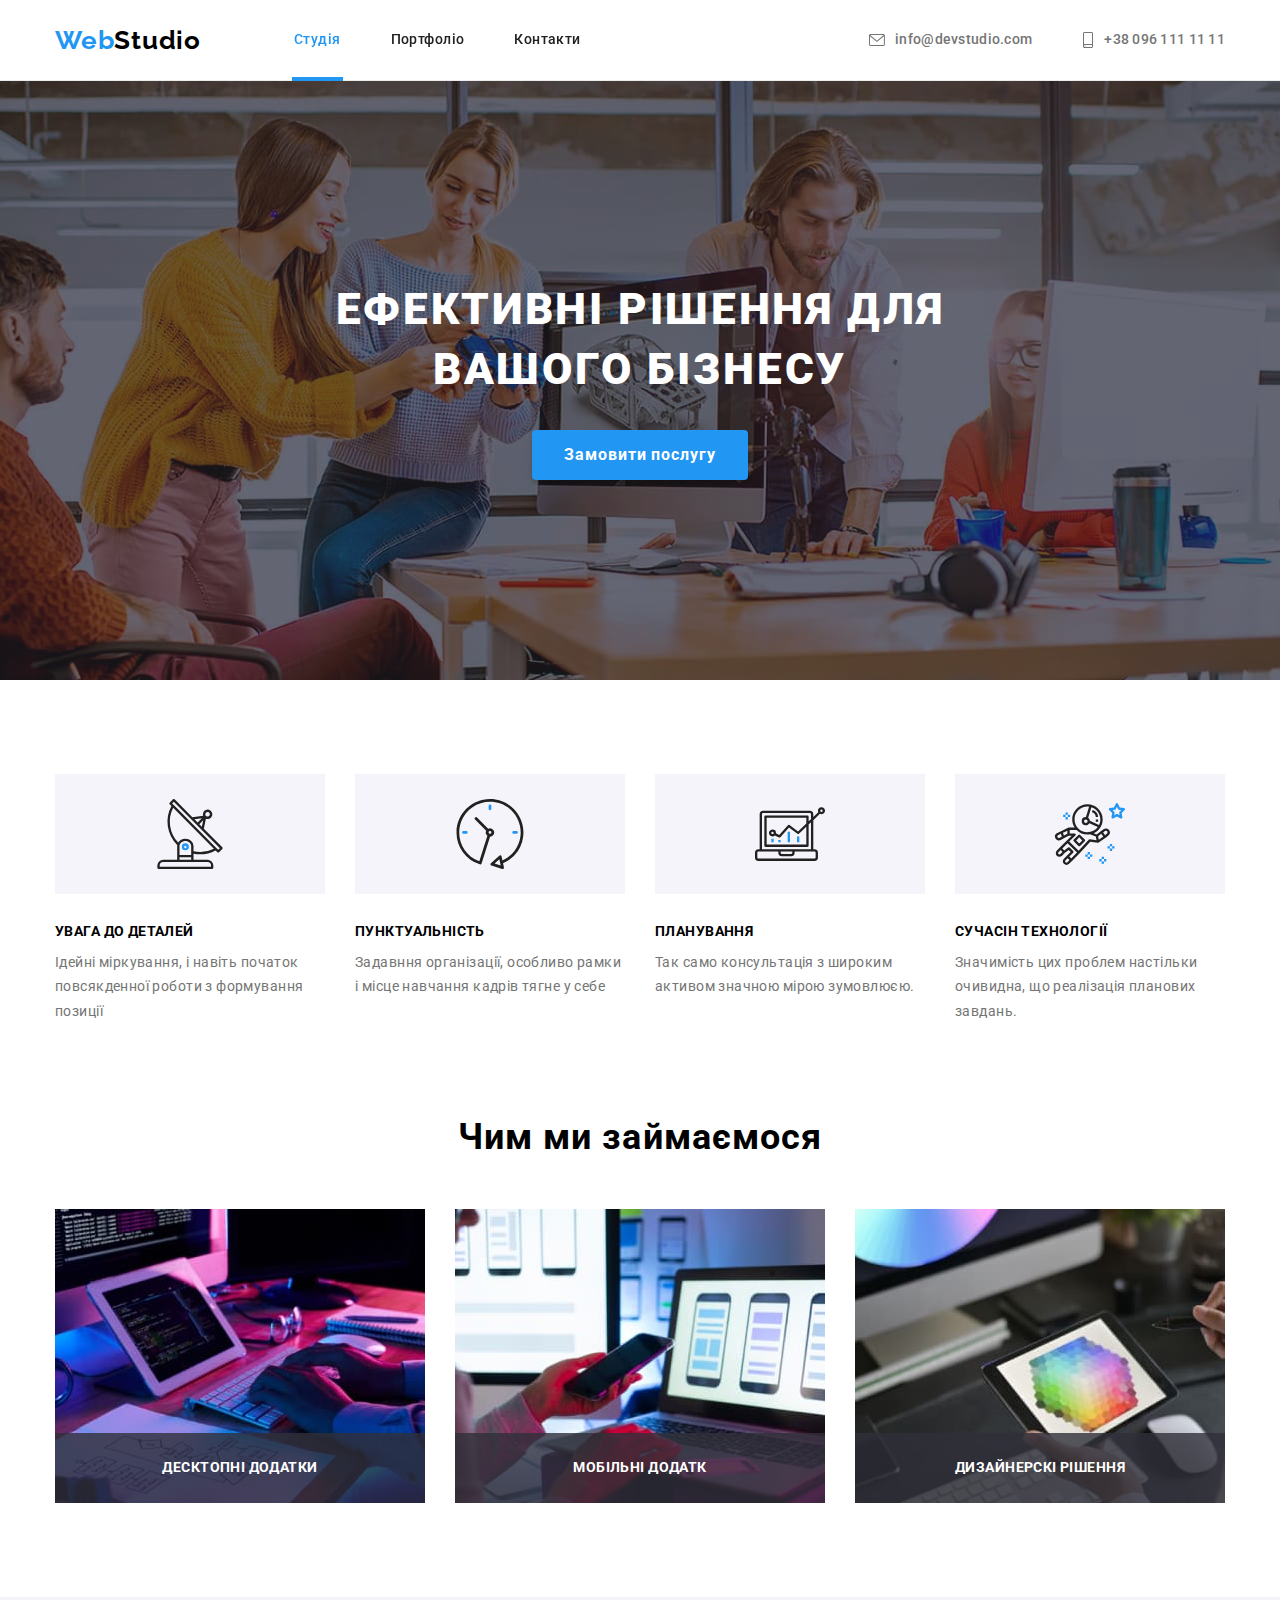
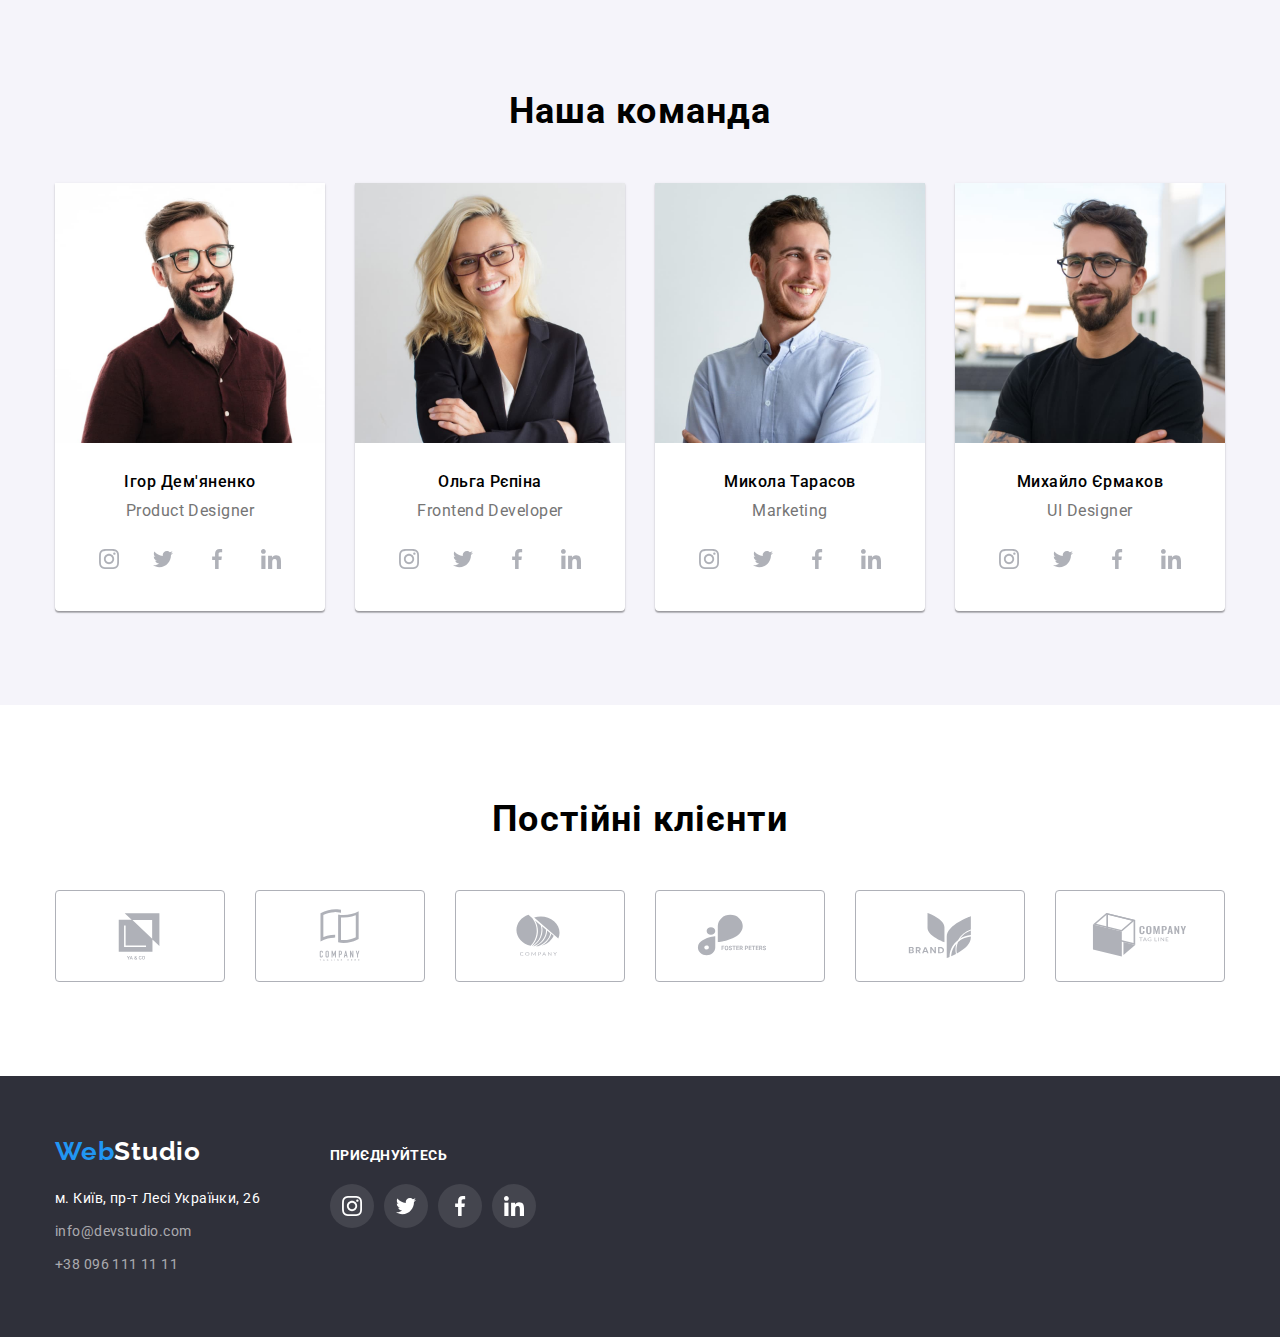
<file: index.html>
<!DOCTYPE html>
<html lang="uk">
  <head>
    <meta charset="UTF-8" />
    <meta http-equiv="X-UA-Compatible" content="IE=edge" />
    <meta name="viewport" content="width=device-width, initial-scale=1.0" />
    <link
      rel="stylesheet"
      href="https://cdnjs.cloudflare.com/ajax/libs/modern-normalize/0.6.0/modern-normalize.min.css
   "
    />
    <link rel="preconnect" href="https://fonts.googleapis.com" />
    <link rel="preconnect" href="https://fonts.gstatic.com" crossorigin />
    <link
      href="https://fonts.googleapis.com/css2?family=Raleway:wght@700&family=Roboto:wght@400;500;700;900&display=swap"
      rel="stylesheet"
    />
    <link rel="stylesheet" href="styles/styles.css" />
    <title>Studio</title>
  </head>
  <body>
    <!--header шапка-->
    <header class="page-head">
      <div class="container">
        <nav class="page-header">
          <a href="./index.html" class="slogan"
            ><span class="logo">Web</span>Studio</a
          >
          <ul class="site-nav">
            <li class="list">
              <a href="./index.html" class="item current">Студія</a>
            </li>
            <li class="list">
              <a href="./portfolio.html" class="item">Портфоліо</a>
            </li>
            <li class="list">
              <a href="" class="item">Контакти</a>
            </li>
          </ul>
        </nav>
        <ul class="nav-kontact">
          <li class="lis">
            <a href="mailto:info@devstudio.com" class="contacts">
              <svg class="contacts-icon" width="16" height="12">
                <use href="./images/icon/sprite.svg#icon-envelope"></use>
              </svg>
              info@devstudio.com</a
            >
          </li>
          <li class="lis">
            <a href="tel:+380961111111" class="contacts">
              <svg class="contacts-icon" width="12" height="16">
                <use href="./images/icon/sprite.svg#icon-smartphone"></use>
              </svg>
              +38 096 111 11 11
            </a>
          </li>
        </ul>
      </div>
    </header>
    <main>
      <!--Блок герой основний слайд сайту-->
      <section class="hero">
        <div class="container">
          <h1 class="hero-title">Ефективні рішення для вашого бізнесу</h1>
          <button type="button" class="button" data-modal-open>Замовити послугу</button>
        </div>
      </section>
      <!--Ключові можливості та стратегія фірми-->
      <section class="section">
        <div class="container">
          <h2 class="visually-hidden">Наші особливості</h2>
          <ul class="wraper">
            <li class="items antenna">
              <h3 class="caption">Увага до деталей</h3>
              <p class="text">
                Ідейні міркування, і навіть початок повсякденної роботи з
                формування позиції
              </p>
            </li>
            <li class="items clock">
              <h3 class="caption">Пунктуальність</h3>
              <p class="text">
                Задавння організації, особливо рамки і місце навчання кадрів
                тягне у себе
              </p>
            </li>
            <li class="items diagrama">
              <h3 class="caption">Планування</h3>
              <p class="text">
                Так само консультація з широким активом значною мірою зумовлюєю.
              </p>
            </li>
            <li class="items astronaut">
              <h3 class="caption">Сучасін технології</h3>
              <p class="text">
                Значимість цих проблем настільки очивидна, що реалізація
                планових завдань.
              </p>
            </li>
          </ul>
        </div>
      </section>
      <!--Чим ми займаємося та основні приклади робіт-->
      <section class="section work">
        <div class="container">
          <h2 class="heading">Чим ми займаємося</h2>
          <ul class="heading-flex">
            <li class="ite">
              <div class="product-work">
              <img
                src="./images/pic/img1.jpg"
                alt="людина-працює-програміст"
                width="370"/>
                 <p class="eclipse-text">
                   десктопні додатки
                </p>
              
              </div>
            </li>
            <li class="ite">
              <div class="product-work">
              <img
                src="./images/pic/img2.jpg"
                alt="людина-з-телефоном"
                width="370"/>
                <p class="eclipse-text">
                мобільні додатк
                </p>
              </div>
            </li>
            <li class="ite">
              <div class="product-work">
              <img
                src="./images/pic/img3.jpg"
                alt="людина-з-планшетом"
                width="370"/>
                <p class="eclipse-text">
                дизайнерскі рішення
                </p>
              </div>
            </li>
          </ul>
        </div>
      </section>
      <!--Список спеціалітів фірми-->
      <section class="section team">
        <div class="container">
          <h2 class="heading">Наша команда</h2>
          <ul class="heading-flex">
            <li class="itemss">
              <img
                src="./images/avatar/igor.jpg"
                alt="Ігор демяненко"
                width="270"
              />
              <div class="subject">
                <h3 class="names">Ігор Дем'яненко</h3>
                <p class="desc">Product Designer</p>
                <ul class="media-nav">
                  <li class="nav-media">
                    <a class="facebook" href="#">
                      <svg class="teame-social-icon" width="20" height="20">
                        <use
                          href="./images/icon/sprite.svg#icon-instagram-2"
                        ></use>
                      </svg>
                    </a>
                  </li>
                  <li class="nav-media">
                    <a class="facebook" href="#">
                      <svg class="teame-social-icon" width="20" height="20">
                        <use
                          href="./images/icon/sprite.svg#icon-twitter-1"
                        ></use>
                      </svg>
                    </a>
                  </li>
                  <li class="nav-media">
                    <a class="facebook" href="#">
                      <svg class="teame-social-icon" width="20" height="20">
                        <use
                          href="./images/icon/sprite.svg#icon-facebook-1"
                        ></use>
                      </svg>
                    </a>
                  </li>
                  <li class="nav-media">
                    <a class="facebook" href="#">
                      <svg class="teame-social-icon" width="20" height="20">
                        <use
                          href="./images/icon/sprite.svg#icon-linkedin-1"
                        ></use>
                      </svg>
                    </a>
                  </li>
                </ul>
              </div>
            </li>
            <li class="itemss">
              <img
                src="./images/avatar/olga.jpg"
                alt="Ольга Репіна"
                width="270"
              />
              <div class="subject">
                <h3 class="names">Ольга Рєпіна</h3>
                <p class="desc">Frontend Developer</p>
                <ul class="media-nav">
                  <li class="nav-media">
                    <a class="facebook" href="#">
                      <svg class="teame-social-icon" width="20" height="20">
                        <use
                          href="./images/icon/sprite.svg#icon-instagram-2"
                        ></use>
                      </svg>
                    </a>
                  </li>
                  <li class="nav-media">
                    <a class="facebook" href="#">
                      <svg class="teame-social-icon" width="20" height="20">
                        <use
                          href="./images/icon/sprite.svg#icon-twitter-1"
                        ></use>
                      </svg>
                    </a>
                  </li>
                  <li class="nav-media">
                    <a class="facebook" href="#">
                      <svg class="teame-social-icon" width="20" height="20">
                        <use
                          href="./images/icon/sprite.svg#icon-facebook-1"
                        ></use>
                      </svg>
                    </a>
                  </li>
                  <li class="nav-media">
                    <a class="facebook" href="#">
                      <svg class="teame-social-icon" width="20" height="20">
                        <use
                          href="./images/icon/sprite.svg#icon-linkedin-1"
                        ></use>
                      </svg>
                    </a>
                  </li>
                </ul>
              </div>
            </li>
            <li class="itemss">
              <img
                src="./images/avatar/nikol.jpg"
                alt="Микола Трарасов"
                width="270"
              />
              <div class="subject">
                <h3 class="names">Микола Тарасов</h3>
                <p class="desc">Marketing</p>
                <ul class="media-nav">
                  <li class="nav-media">
                    <a class="facebook" href="#">
                      <svg class="teame-social-icon" width="20" height="20">
                        <use
                          href="./images/icon/sprite.svg#icon-instagram-2"
                        ></use>
                      </svg>
                    </a>
                  </li>
                  <li class="nav-media">
                    <a class="facebook" href="#">
                      <svg class="teame-social-icon" width="20" height="20">
                        <use
                          href="./images/icon/sprite.svg#icon-twitter-1"
                        ></use>
                      </svg>
                    </a>
                  </li>
                  <li class="nav-media">
                    <a class="facebook" href="#">
                      <svg class="teame-social-icon" width="20" height="20">
                        <use
                          href="./images/icon/sprite.svg#icon-facebook-1"
                        ></use>
                      </svg>
                    </a>
                  </li>
                  <li class="nav-media">
                    <a class="facebook" href="#">
                      <svg class="teame-social-icon" width="20" height="20">
                        <use
                          href="./images/icon/sprite.svg#icon-linkedin-1"
                        ></use>
                      </svg>
                    </a>
                  </li>
                </ul>
              </div>
            </li>
            <li class="itemss">
              <img
                src="./images/avatar/michael.jpg"
                alt="Михайло Єрмаков"
                width="270"
              />
              <div class="subject">
                <h3 class="names">Михайло Єрмаков</h3>
                <p class="desc">UI Designer</p>
                <ul class="media-nav">
                  <li class="nav-media">
                    <a class="facebook" href="#">
                      <svg class="teame-social-icon" width="20" height="20">
                        <use
                          href="./images/icon/sprite.svg#icon-instagram-2"
                        ></use>
                      </svg>
                    </a>
                  </li>
                  <li class="nav-media">
                    <a class="facebook" href="#">
                      <svg class="teame-social-icon" width="20" height="20">
                        <use
                          href="./images/icon/sprite.svg#icon-twitter-1"
                        ></use>
                      </svg>
                    </a>
                  </li>
                  <li class="nav-media">
                    <a class="facebook" href="#">
                      <svg class="teame-social-icon" width="20" height="20">
                        <use
                          href="./images/icon/sprite.svg#icon-facebook-1"
                        ></use>
                      </svg>
                    </a>
                  </li>
                  <li class="nav-media">
                    <a class="facebook" href="#">
                      <svg class="teame-social-icon" width="20" height="20">
                        <use
                          href="./images/icon/sprite.svg#icon-linkedin-1"
                        ></use>
                      </svg>
                    </a>
                  </li>
                </ul>
              </div>
            </li>
          </ul>
        </div>
      </section>
      <!--Список партнерських фірм-->
      <section class="partners">
        <div class="container">
          <h2 class="heading-firm">Постійні клієнти</h2>
          <ul class="partners-firm">
            <li class="nav-firm">
                    <a class="firm-logo" href="#">
                      <svg class="firm-social-icon" width="106" height="62">
                        <use
                          href="./images/icon/sprite.svg#icon-Logo"
                        ></use>
                      </svg>
                    </a>
                  </li>
          <li class="nav-firm"">
                    <a class="firm-logo" href="#">
                      <svg class="firm-social-icon" width="106" height="62">
                        <use
                          href="./images/icon/sprite.svg#icon-Logo-1"
                        ></use>
                      </svg>
                    </a>
                  </li>
           <li class="nav-firm">
                    <a class="firm-logo" href="#">
                      <svg class="firm-social-icon" width="106" height="62">
                        <use
                          href="./images/icon/sprite.svg#icon-Logo-2"
                        ></use>
                      </svg>
                    </a>
                  </li>
           <li class="nav-firm">
                    <a class="firm-logo" href="#">
                      <svg class="firm-social-icon" width="106" height="62">
                        <use
                          href="./images/icon/sprite.svg#icon-Logo-3"
                        ></use>
                      </svg>
                    </a>
                  </li>
            <li class="nav-firm">
                    <a class="firm-logo" href="#">
                      <svg class="firm-social-icon" width="106" height="62">
                        <use
                          href="./images/icon/sprite.svg#icon-Logo-4"
                        ></use>
                      </svg>
                    </a>
                  </li>
                  <li class="nav-firm">
                    <a class="firm-logo" href="#">
                      <svg class="firm-social-icon" width="106" height="62">
                        <use
                          href="./images/icon/sprite.svg#icon-Logo-5"
                        ></use>
                      </svg>
                    </a>
                  </li>
          </ul>
        </div>
      </section>
    </main>
    <!--Footer підвал сайту контактна інформація фірми-->
    <footer class="footer">
      <div class="container">
         <div>
         <address class="footer-bloc">
          <a href="./index.html" class="slogan log-footer"
             ><span class="logo">Web</span>Studio</a
           >
            <ul class="nav-footer">
            <li class="items-footer">
              <a
                href="https://goo.gl/maps/CPtrU1FHBa2aNyZL9"
                target="_blank"
                rel="noopener noreferrer nofollow"
                class="adres"
                >м. Київ, пр-т Лесі Українки, 26</a
               >
               </li>
               <li class="items-footer">
                <a href="milato:info@devstudio.com" class="contact"
                >info@devstudio.com</a
              >
              </li>
              <li class="items-footer">
              <a href="tel:+380961111111" class="contact">+38 096 111 11 11</a>
              </li>
            </ul>
          </address>
        </div>
        <div class="container-icon">
        <p class="social-footer">приєднуйтесь</p>
          <ul class="media-nav">
               <li class="nav-media">
                    <a class="icon-footer" href="#">
                      <svg class="teame-social-icon" width="20" height="20">
                        <use
                          href="./images/icon/sprite.svg#icon-instagram-2"
                        ></use>
                      </svg>
                    </a>
                  </li>
                  <li class="nav-media">
                    <a class="icon-footer" href="#">
                      <svg class="teame-social-icon" width="20" height="20">
                        <use
                          href="./images/icon/sprite.svg#icon-twitter-1"
                        ></use>
                      </svg>
                    </a>
                  </li>
                  <li class="nav-media">
                    <a class="icon-footer" href="#">
                      <svg class="teame-social-icon" width="20" height="20">
                        <use
                          href="./images/icon/sprite.svg#icon-facebook-1"
                        ></use>
                      </svg>
                    </a>
                  </li>
                  <li class="nav-media">
                    <a class="icon-footer" href="#">
                      <svg class="teame-social-icon" width="20" height="20">
                        <use
                          href="./images/icon/sprite.svg#icon-linkedin-1"
                        ></use>
                      </svg>
                    </a>
                  </li>
              </ul>
            </div>
        </div>    
    </footer>
    <div class="backdrop is-hidden" data-modal>
            <div class="modal">
              <button class="close-modal" data-modal-close>
                <svg width="11" height="11">
                  <use  href="./images/icon/sprite.svg#icon-vector-x">

                  </use>
                </svg>
              </button>
            </div>
          </div>
    <script src="./js/modal.js">
      (() => {
  const refs = {
    openModalBtn: document.querySelector("[data-modal-open]"),
    closeModalBtn: document.querySelector("[data-modal-close]"),
    modal: document.querySelector("[data-modal]"),
  };

  refs.openModalBtn.addEventListener("click", toggleModal);
  refs.closeModalBtn.addEventListener("click", toggleModal);

  function toggleModal() {
    refs.modal.classList.toggle("is-hidden");
  }
})();
    </script>
  </body>
</html>
</file>
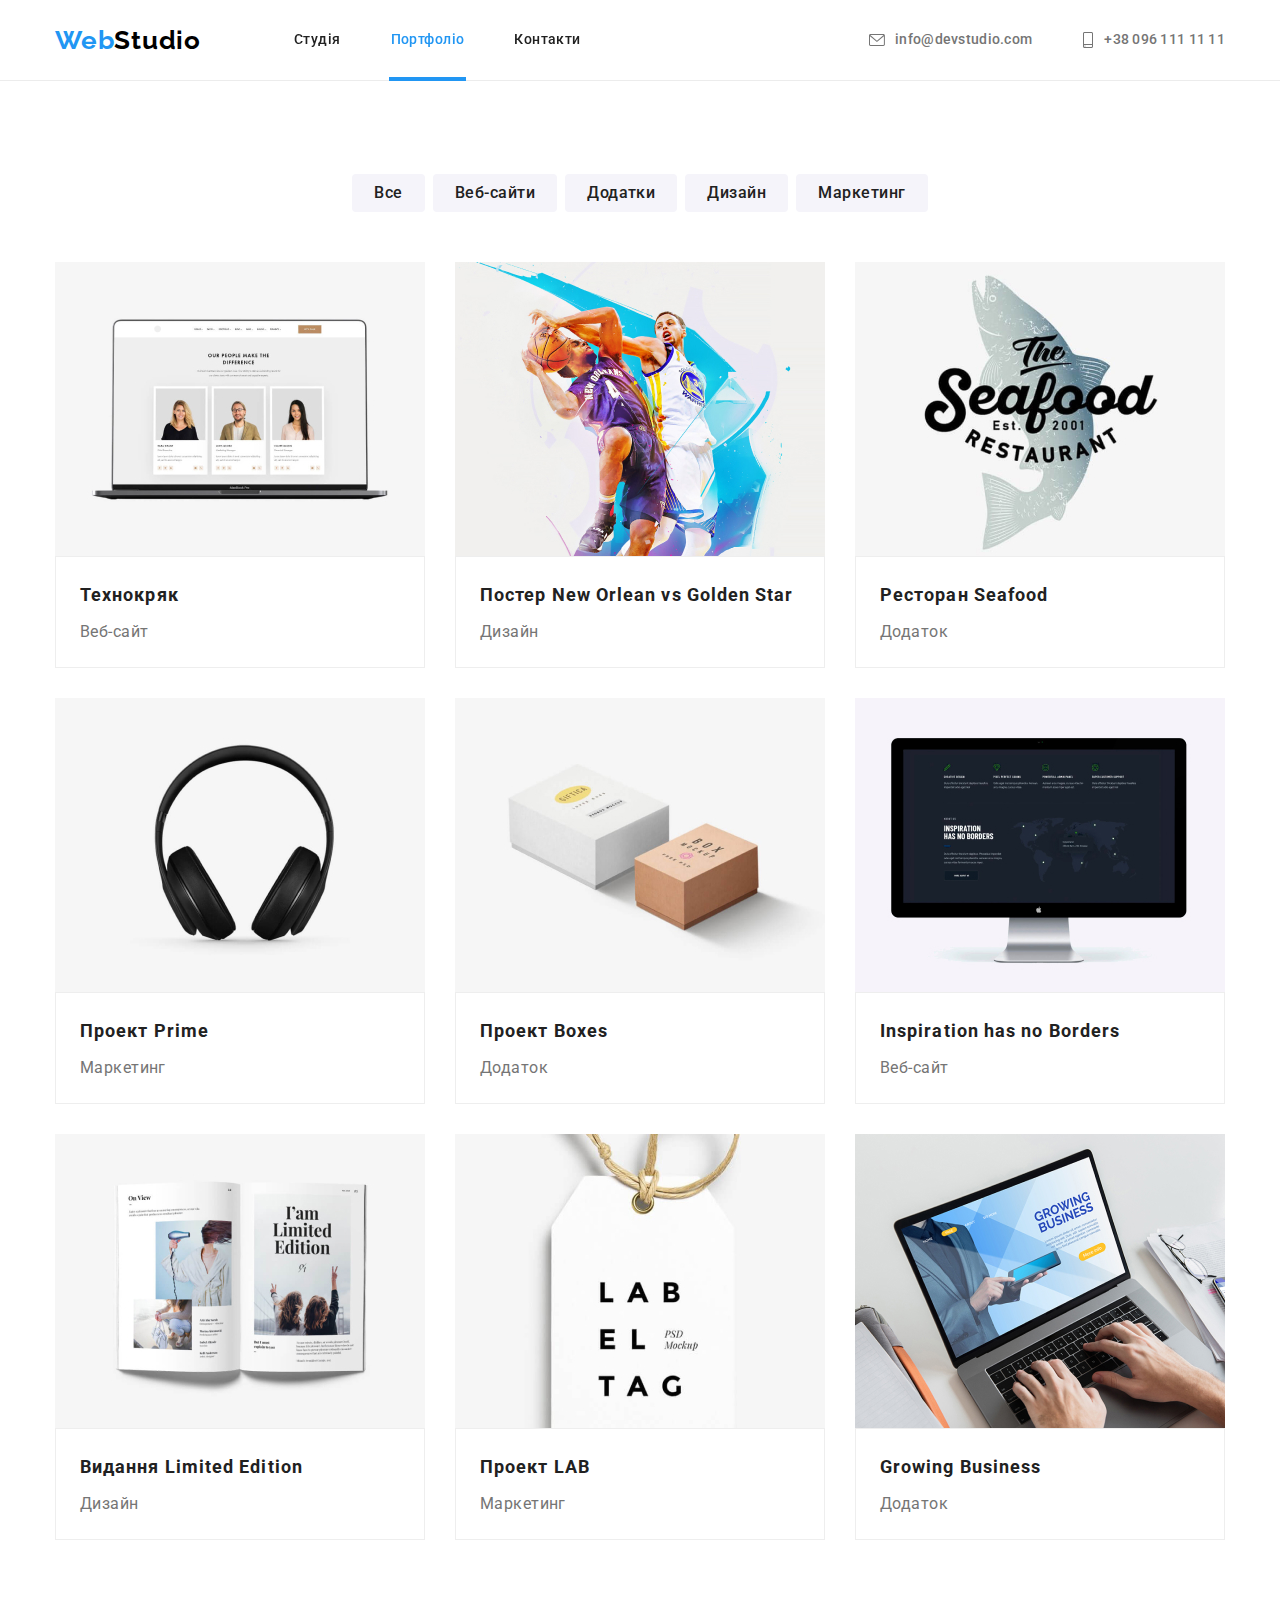
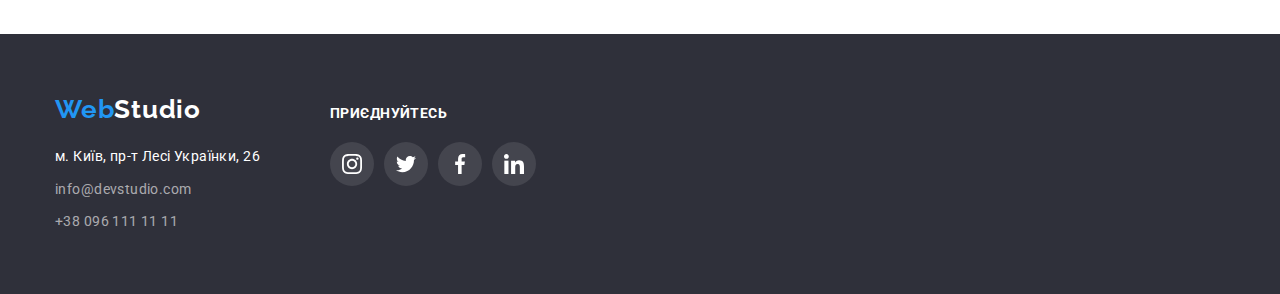
<file: portfolio.html>
<!DOCTYPE html>
<html lang="uk">
<head>
    <meta charset="UTF-8" />
    <meta http-equiv="X-UA-Compatible" content="IE=edge" />
    <meta name="viewport" content="width=device-width, initial-scale=1.0" />
    <link
      rel="stylesheet"
      href="https://cdnjs.cloudflare.com/ajax/libs/modern-normalize/0.6.0/modern-normalize.min.css
   "/>
    
    <link rel="preconnect" href="https://fonts.googleapis.com" />
    <link rel="preconnect" href="https://fonts.gstatic.com" crossorigin />
    <link
      href="https://fonts.googleapis.com/css2?family=Raleway:wght@700&family=Roboto:wght@400;500;700;900&display=swap"
      rel="stylesheet"
    />
    <link rel="stylesheet" href="styles/styles.css" />
    <title>Studio</title>
  </head>
<body>
     <!--header шапка-->
    <header class="page-head">
      <div class="container">
        <nav class="page-header">
          <a href="./index.html" class="slogan"
            ><span class="logo">Web</span>Studio</a
          >
          <ul class="site-nav">
            <li class="list">
              <a href="./index.html" class="item">Студія</a>
            </li>
            <li class="list">
              <a href="./portfolio.html" class="item current">Портфоліо</a>
            </li>
            <li class="list">
              <a href="" class="item">Контакти</a>
            </li>
          </ul>
        </nav>
        <ul class="nav-kontact">
          <li class="lis">
            <a href="mailto:info@devstudio.com" class="contacts">
              <svg class="contacts-icon" width="16" height="12">
                <use href="./images/icon/sprite.svg#icon-envelope"></use>
              </svg>
              info@devstudio.com</a
            >
          </li>
          <li class="lis">
            <a href="tel:+380961111111" class="contacts">
              <svg class="contacts-icon" width="12" height="16">
                <use href="./images/icon/sprite.svg#icon-smartphone"></use>
              </svg>
              +38 096 111 11 11
            </a>
          </li>
        </ul>
      </div>
    </header>
    <main>
    <section class="section">
        <!--Список кнопок навігація по прикладам робіт-->
        <div class="container">
        <h1 class="visually-hidden">Портфоліо</h1>
        <ul class="nav-porfolio">
            <li class="items">
                <button type="button" name="Все" class="btn">Все</button>
            </li>
            <li class="items">
                <button type="button" name="Все" class="btn">Веб-сайти</button>
              </li>
            <li class="items">
                <button type="button" name="Все" class="btn">Додатки</button>
              </li>
            <li class="items">
                <button type="button" name="Все" class="btn">Дизайн</button>
              </li>
            <li class="items">
                <button type="button" name="Все" class="btn">Маркетинг</button>
              </li>
        </ul>
      
        <!--Фотокарточки !! Галерея прикладів робіт фірми-->
       
        <ul class="section-portfolio">
            <li class="items-porfolio">
              <a href="#" class="items-shadow">
                <div class="product">
                   <img src="./images/pic/img_texnocriak.jpg" alt="аватар-ноутбук" width="370">
                   <div class="product-text-action">
                     <p class="description-text">
                       Ресурс пропонує комплескні пропозиції з різним рівнем функціоналу та сервісів.Все це дозволить відчувати отримати вичерпні відомості про компанію чи приватну особу.
                      </p>
                   </div>
                 </div>
                <div class="portfolio">
                  <h2 class="firm">Технокряк</h2>
                  <p class="headline">Веб-сайт</p>
                </div>
              </a>
            </li>
            <li class="items-porfolio">
              <a href="#" class="items-shadow">
                <div class="product">
                <img src="./images/pic/img_new_orlean_golden-star.jpg" alt="постер-новий-орлеан" width="370">
                 <div class="product-text-action">
                     <p class="description-text">
                       Ресурс пропонує комплескні пропозиції з різним рівнем функціоналу та сервісів.Все це дозволить відчувати отримати вичерпні відомості про компанію чи приватну особу.
                      </p>
                    </div>
                 </div>
                <div class="portfolio">
                 <h2 class="firm">Постер New Orlean vs Golden Star</h2>
                <p class="headline">Дизайн</p>
                </div>
                </a>
            </li>
            <li class="items-porfolio">
              <a href="#" class="items-shadow">
                <div class="product">
                <img src="./images/pic/img_seafood.jpg" alt="аватра-seafood" width="370">
                <div class="product-text-action">
                     <p class="description-text">
                       Ресурс пропонує комплескні пропозиції з різним рівнем функціоналу та сервісів.Все це дозволить відчувати отримати вичерпні відомості про компанію чи приватну особу.
                      </p>
                     </div>
                    </div>
                <div class="portfolio">
                 <h2 class="firm">Ресторан Seafood</h2>
                <p class="headline">Додаток</p>
                </div>
                </a>
            </li>
            <li class="items-porfolio">
              <a href="#" class="items-shadow">
                <div class="product">
                <img src="./images/pic/img_project_prime.jpg" alt="фото-навушники" width="370">
                <div class="product-text-action">
                     <p class="description-text">
                       Ресурс пропонує комплескні пропозиції з різним рівнем функціоналу та сервісів.Все це дозволить відчувати отримати вичерпні відомості про компанію чи приватну особу.
                      </p>
                     </div>
                   </div>
                <div class="portfolio">
                 <h2 class="firm">Проект Prime</h2>
                <p class="headline">Маркетинг</p>
                </div>
                </a>
            </li>
            <li class="items-porfolio">
              <a href="#" class="items-shadow">
                <div class="product">
                <img src="./images/pic/img_project_boxes.jpg" alt="фото коробки" width="370">
                   <div class="product-text-action">
                     <p class="description-text">
                       Ресурс пропонує комплескні пропозиції з різним рівнем функціоналу та сервісів.Все це дозволить відчувати отримати вичерпні відомості про компанію чи приватну особу.
                       </p>
                      </div>
                  </div>
                <div class="portfolio">
                 <h2 class="firm">Проект Boxes</h2>
                <p class="headline">Додаток</p>
                </div>
                </a>
            </li>
            <li class="items-porfolio">
              <a href="#" class="items-shadow">
                <div class="product">
                <img src="./images/pic/img_inspiration_has_no_borders.jpg" alt="монітор-яблуко" width="370">
                   <div class="product-text-action">
                     <p class="description-text">
                       Ресурс пропонує комплескні пропозиції з різним рівнем функціоналу та сервісів.Все це дозволить відчувати отримати вичерпні відомості про компанію чи приватну особу.
                       </p>
                     </div>
                  </div>
                <div class="portfolio">
                 <h2 class="firm">Inspiration has no Borders</h2>
                <p class="headline">Веб-сайт</p>
                </div>
                </a>
            </li>
            <li class="items-porfolio">
              <a href="#" class="items-shadow">
                <div class="product">
                <img src="./images/pic/img_limited_edition.jpg" alt="журнал" width="370">
                 <div class="product-text-action">
                     <p class="description-text">
                       Ресурс пропонує комплескні пропозиції з різним рівнем функціоналу та сервісів.Все це дозволить відчувати отримати вичерпні відомості про компанію чи приватну особу.
                       </p>
                     </div>
                  </div>
                <div class="portfolio">
                 <h2 class="firm">Видання Limited Edition</h2>
                <p class="headline">Дизайн</p>
                </div>
                </a>
            </li>
            <li class="items-porfolio">
              <a href="#" class="items-shadow">
                <div class="product">
                <img src="./images/pic/img_project_lab.jpg" alt="бірка-логотип" width="370">
                <div class="product-text-action">
                     <p class="description-text">
                       Ресурс пропонує комплескні пропозиції з різним рівнем функціоналу та сервісів.Все це дозволить відчувати отримати вичерпні відомості про компанію чи приватну особу.
                       </p>
                     </div>
                  </div>
                <div class="portfolio">
                 <h2 class="firm">Проект LAB</h2>
                <p class="headline">Маркетинг</p>
                </div>
                </a>
            </li>
            <li class="items-porfolio">
              <a href="#" class="items-shadow">
                <div class="product">
                <img src="./images/pic/img_growing_business.jpg" alt="робота-на-ноутбуці" width="370">
                <div class="product-text-action">
                     <p class="description-text">
                       Ресурс пропонує комплескні пропозиції з різним рівнем функціоналу та сервісів.Все це дозволить відчувати отримати вичерпні відомості про компанію чи приватну особу.
                       </p>
                     </div>
                  </div>
                <div class="portfolio">
                 <h2 class="firm">Growing Business</h2>
                <p class="headline">Додаток</p>
                </div>
                </a>
            </li>
        </ul>
        </div>
    </section>
    </main>
     <!--Footer підвал сайту контактна інформація фірми-->
     <footer class="footer">
      <div class="container">
         <div>
         <address class="footer-bloc">
          <a href="./index.html" class="slogan log-footer"
             ><span class="logo">Web</span>Studio</a
           >
            <ul class="nav-footer">
            <li class="items-footer">
              <a
                href="https://goo.gl/maps/CPtrU1FHBa2aNyZL9"
                target="_blank"
                rel="noopener noreferrer nofollow"
                class="adres"
                >м. Київ, пр-т Лесі Українки, 26</a
               >
               </li>
               <li class="items-footer">
                <a href="milato:info@devstudio.com" class="contact"
                >info@devstudio.com</a
              >
              </li>
              <li class="items-footer">
              <a href="tel:+380961111111" class="contact">+38 096 111 11 11</a>
              </li>
            </ul>
          </address>
        </div>
        <div class="container-icon">
        <p class="social-footer">приєднуйтесь</p>
          <ul class="media-nav">
               <li class="nav-media">
                    <a class="icon-footer" href="#">
                      <svg class="teame-social-icon" width="20" height="20">
                        <use
                          href="./images/icon/sprite.svg#icon-instagram-2"
                        ></use>
                      </svg>
                    </a>
                  </li>
                  <li class="nav-media">
                    <a class="icon-footer" href="#">
                      <svg class="teame-social-icon" width="20" height="20">
                        <use
                          href="./images/icon/sprite.svg#icon-twitter-1"
                        ></use>
                      </svg>
                    </a>
                  </li>
                  <li class="nav-media">
                    <a class="icon-footer" href="#">
                      <svg class="teame-social-icon" width="20" height="20">
                        <use
                          href="./images/icon/sprite.svg#icon-facebook-1"
                        ></use>
                      </svg>
                    </a>
                  </li>
                  <li class="nav-media">
                    <a class="icon-footer" href="#">
                      <svg class="teame-social-icon" width="20" height="20">
                        <use
                          href="./images/icon/sprite.svg#icon-linkedin-1"
                        ></use>
                      </svg>
                    </a>
                  </li>
              </ul>
            </div>
        </div>    
    </footer>
    </footer>
</body>
</html>
</file>
<file: styles/styles.css>
/* основний колір тексту #212121; */

/*другорядний колір тексту #757575; */

/* білий колір #FFFFFF; */

/* синій (акцент) колір #2196F3; */

/* другорядний колір фону  #F5F4FA; */

/* колір фону блок герой і футор  #2F303A; */

/* колір логотипу #000000 .. #2196F3; */

:root {
  --primart-text-color: #212121;
  --title-text-color: #757575;
  --accent-color: #2196f3;
  --futer-bg-color: #2f303a;
  --logo-color: #000000;
  --background-color: #fff;
  --background-color-team: #f5f4fa;
  --contener-color: #eeeee;
  --icon-color: #AFB1B8;
  --items-shadow:#EEEEEE;
}

body {
  font-family: "Roboto", sans-serif;
  background-color: #fff;
  letter-spacing: 0.03em;
  font-style: normal;
  
  font-size: 14px;
  padding-top: 80px;
}

p,
h1,
h2,
h3,
h4,
h5,
h6,
ul {
  margin: 0;
  padding-left: 0;
  padding-right: 0;
  list-style: none;
}

img {
  display: block;
  max-width: 100%;
  height: auto;
}

/* логотип студії*/

.slogan {
  font-family: "Raleway";
  font-style: normal;
  font-weight: 700;
  font-size: 26px;
  line-height: 1.19;
  letter-spacing: 0.03em;
  text-decoration: none;
  color: var(--logo-color);
  margin-right: 0px;
}

.logo {
  color: var(--accent-color);
}

/* шапка навігації */

.page-header {
  font-weight: 500;
  font-size: 14px;
  line-height: 1.14;
  margin-top: 0%;
  margin-bottom: 0%;
  align-items: center;
  display: flex;
  justify-content: center ;
}

.page-head > .container {
  display: flex;
}

.site-nav {
  list-style: none;
  margin-top: 0;
  margin-bottom: 0;
  display: flex;
  margin-left: 93px;
  gap: 50px;
}

.list {
  gap: 50px;
}

.item {
  text-decoration: none;
  font-weight: 500;
  font-size: 14px;
  line-height: 1.14;
  color: var(--primart-text-color);
  padding-top: 32px;
  padding-bottom: 32px;
   position: relative;
  transition: color 250ms cubic-bezier(0.4, 0, 0.2, 1);
}

.item.current::after {
  content:'';
  width: 100%;
  left: 0;
  bottom: 0;
  border-radius: 2px;
  outline: 2px solid currentColor;
  position: absolute; 
  transform: scaleX(1);
  transition: transform 250ms cubic-bezier(0.4, 0, 0.2, 1);
}

.item:hover::after {
  transform: scaleX(0);
}

.item:hover,
.item:focus {
  color: var(--accent-color);
}
.contacts {
  display: flex;
  align-items:center;
  font-weight: 500;
  
  line-height: 1.14;
  letter-spacing: 0.02em;
  color: var(--title-text-color);
  text-decoration: none;
  padding: 32px 0;
  transition: color 250ms cubic-bezier(0.4, 0, 0.2, 1);
}

.contacts-icon {
  margin-right: 10px;
  fill: currentColor;
}

.contacts:hover,
.contacts:focus {
  color: var(--accent-color);
}

.contacts:focus {
  color: var(--accent-color);
}

.current {
  color: var(--accent-color);
}

.page-head {
  position: fixed;
  width: 100%;
  z-index: 2;
  top: 0;
  left: 0;
  min-width: 80px;
  display: flex;
  align-items: center;
  border-bottom: 1px solid #ececec;
  background-color:var(--background-color);
  transition: 250ms cubic-bezier(0.4, 0, 0.2, 1);
}

.container {
  padding-right: 15px;
  padding-left: 15px;
  margin-left: auto;
  margin-right: auto;
  width: 1200px;
}

.section {
  padding-top: 94px;
  padding-bottom: 94px;
}

.nav-kontact {
  display: flex;
  margin-top: 0%;
  margin-left: auto;
  margin-bottom: 0%;
  gap: 50px;
}

.header-kontact {
  display: flex;
  margin-top: 0%;
  margin-bottom: 0%;
}

/* блок герой */

.hero {
  background-color: var(--futer-bg-color);
  text-align: center;
  margin-left: auto;
  margin-right: auto;
  padding: 200px 0;
  background-image: linear-gradient(
      to right,
      rgba(47, 48, 58, 0.4),
      rgba(47, 48, 58, 0.4)
    ),
    url(../images/pic/hero.jpg);
  max-width: 1600px;
  height: 600px;
  background-repeat: no-repeat;
  background-position: center;
  background-size: cover;
}
.hero-title {
  font-weight: 900;
  font-size: 44px;
  line-height: 1.36;
  text-align: center;
  letter-spacing: 0.06em;
  text-transform: uppercase;
  color: var(--background-color);
  margin-left: auto;
  margin-right: auto;
  width: 696px;
}
.button {
  font-weight: 700;
  font-size: 16px;
  line-height: 1.87;
  letter-spacing: 0.06em;
  color: var(--background-color);
  background-color: var(--accent-color);
  box-shadow: 0px 4px 4px rgba(0, 0, 0, 0.15);
  border-radius: 4px;
  margin-top: 30px;
  padding: 10px 32px;
  border: none;
  cursor: pointer;
}
/* ключові можливості та стратегія фірми  */

.visually-hidden {
  position: absolute;
  width: 1px;
  height: 1px;
  margin: -1px;
  border: 0;
  padding: 0;

  white-space: nowrap;
  clip-path: inset(100%);
  clip: rect(0 0 0 0);
  overflow: hidden;
}

.items {
  list-style: none;
  box-sizing: border-box;
  max-width: 270px;
  margin-top: 0px;
  gap: 30px;
}

.items.antenna::before {
  display: block;
  content: "";
  height: 120px;
  margin-bottom: 30px;
  background-color: var(--background-color-team);
  background-image: url(../images/icon/antenna.svg);
  background-repeat: no-repeat;
  background-position: center;
}

.items.clock::before {
  display: block;
  content: "";
  height: 120px;
  margin-bottom: 30px;
  background-color: var(--background-color-team);
  background-image: url(../images/icon/clock.svg);
  background-repeat: no-repeat;
  background-position: center;
}
.items.diagrama::before {
  display: block;
  content: "";
  height: 120px;
  margin-bottom: 30px;
  background-color: var(--background-color-team);
  background-image: url(../images/icon/diagram.svg);
  background-repeat: no-repeat;
  background-position: center;
}
.items.astronaut::before {
  display: block;
  content: "";
  height: 120px;
  margin-bottom: 30px;
  background-color: var(--background-color-team);
  background-image: url(../images/icon/astronaut.svg);
  background-repeat: no-repeat;
  background-position: center;
}

.wraper {
  display: flex;
  margin-top: 0;
  margin-bottom: 0px;
  gap: 30px;
}

.caption {
  font-weight: 700;
  font-size: 14px;
  line-height: 1.14;
  letter-spacing: 0.03em;
  margin-bottom: 10px;
  box-sizing: border-box;
  text-transform: uppercase;
}

.text {
  font-weight: 400;
  font-size: 14px;
  line-height: 1.75;
  letter-spacing: 0.03em;
  color: var(--title-text-color);
  margin-top: 0;
  box-sizing: border-box;
}

/* чим ми займаємося основін приклади робіт */
.heading {
  font-weight: 700;
  font-size: 36px;
  line-height: 1.16;
  letter-spacing: 0.03em;
  text-align: center;
  margin-bottom: 50px;
}

.heading-flex {
  display: flex;
  gap: 30px;
  padding: 0px;
  margin: 0px;
  list-style: none;
}
.work {
  padding-top: 0;
}

.product-work {
  position: relative;
}


.eclipse-text {
font-weight: 700;
line-height: 1.14;
text-transform: uppercase;
color: var(--background-color);
position: absolute;
bottom: 0;
width:100%;
height: 70px;
display: flex;
justify-content: center;
align-items: center;
background-color: rgb(47, 48, 58,80%);
}

/* наша команда */

.team {
  background-color: var(--background-color-team);
}

.team {
  background-color: var(--background-color-team);
}
.names {
  font-weight: 500;
  font-size: 16px;
  line-height: 1.18;
  letter-spacing: 0.03em;
  text-align: center;
  margin-bottom: 10px;
}

.desc {
  font-weight: 400;
  font-size: 16px;
  line-height: 1.18;
  letter-spacing: 0.03em;
  color: var(--title-text-color);
  text-align: center;
}

.subject {
  padding: 30px 0;
}

.itemss {
  list-style: none;
  box-sizing: border-box;
  max-width: 270px;
  margin-top: 0px;
  gap: 30px;
  background: #ffffff;
  /* material shadow v1 */

  box-shadow: 0px 1px 3px rgba(0, 0, 0, 0.12), 0px 1px 1px rgba(0, 0, 0, 0.14),
    0px 2px 1px rgba(0, 0, 0, 0.2);
  border-radius: 0px 0px 4px 4px;
}

.facebook {
  width: 44px;
  height: 44px;
  display: flex;
  color:var(--icon-color);
  border-radius: 50%;
  background-color: rgba(255, 255, 255, 0.1);
  justify-content:center;
  align-items:center;
  transition: color 250ms cubic-bezier(0.4, 0, 0.2, 1), background-color 250ms cubic-bezier(0.4, 0, 0.2, 1);
}

.teame-social-icon {
  fill: currentColor;
}

.facebook:hover,
.facebook:focus {
  color: var(--background-color);
  background-color: var(--accent-color);
  
}


.media-nav {
  display: flex;
  gap: 10px;
  justify-content: center;
  margin-top: 16px;
}


/* Список партнерських фірм */

.heading-firm {
  font-weight: 700;
  font-size: 36px;
  line-height: 1.16;
  letter-spacing: 0.03em;
  text-align: center;
  margin-bottom: 50px;
}

.partners {
  padding: 94px 0;
}

.partners-firm {
  display: flex;
   gap: 30px;
}

.firm-logo {
  width: 100%;
  height: 100%;
  display: flex;
  color:var(--icon-color);
  border: 1px solid var(--icon-color);
  justify-content: center;
  align-items:center;
  border-radius: 4px;
  transition: color 250ms cubic-bezier(0.4, 0, 0.2, 1), border-color 250ms cubic-bezier(0.4, 0, 0.2, 1);
}

.firm-social-icon {
  fill:currentColor;
}

.firm-logo:hover,
.firm-logo:focus {
  color:var(--accent-color); 
  border-color: var(--accent-color);
}



.nav-firm {
  width: 170px;
  height: 92px;
  
}


/* підвал сайту */

.footer {
  background-color: var(--futer-bg-color);
  padding: 60px 0;
  display: flex;
}

.footer > .container {
  display: flex;
  align-items:baseline;
  gap: 70px;
}
.adres {
  font-weight: 400;
  font-size: 14px;
  line-height: 1.71;
  letter-spacing: 0.03em;
  text-decoration: none;
  font-style: normal;
  color: var(--background-color);
  display: inline block;
  padding-left: 0px;
  transition: color 250ms cubic-bezier(0.4, 0, 0.2, 1);
}
.contact {
  font-weight: 400;
  font-size: 14px;
  line-height: 1.71;
  letter-spacing: 0.03em;
  text-decoration: none;
  font-style: normal;
  color: rgba(255, 255, 255, 0.6);
  transition: color 250ms cubic-bezier(0.4, 0, 0.2, 1);
}

.adres:hover,
.adres:focus {
  color: var(--accent-color);
}

.items-footer {
  margin-bottom: 0px;
  padding-top: 0px;
}

.items-footer:not(:last-child) {
  margin-bottom: 9px;
}

.contact:hover,
.contact:focus {
  color: var(--accent-color);
}

.log-footer {
  color: var(--background-color);
  margin-bottom: 20px;
  display: block;
}

.container-icon {
  margin-top: 12px;
}

.social-footer {
color: var(--background-color);
font-family: 'Roboto';
font-style: normal;
font-weight: 700;
line-height: 1.14;
letter-spacing: 0.03em;
text-transform: uppercase;
margin-bottom: 20px;
}

.icon-footer {
  width: 44px;
  height: 44px;
  display: flex;
  color:var(--background-color);
  border-radius: 50%;
  background-color: rgba(255, 255, 255, 0.1);
  justify-content:center;
  align-items:center;
  transition:  background-color 250ms cubic-bezier(0.4, 0, 0.2, 1);
}

.teame-social-icon {
  fill: currentColor;
}

.icon-footer:hover,
.icon-footer:focus {
  color: var(--background-color);
  background-color: var(--accent-color);
}

/* оформлення сторінки портфоліо */

/* оформлення кнопок навігації */
.btn {
  font-family: "Roboto";
  font-weight: 500;
  font-size: 16px;
  line-height: 1.62;
  letter-spacing: 0.03em;
  background-color: var(--background-color-team);
  color: var(--primart-text-color);
  border-radius: 4px;
  border: none;
  cursor: pointer;
  padding: 6px 22px;
   transition: color 250ms cubic-bezier(0.4, 0, 0.2, 1), background-color 250ms cubic-bezier(0.4, 0, 0.2, 1), box-shadow 250ms cubic-bezier(0.4, 0, 0.2, 1);
}
.btn:hover,
.btn:focus {
  background-color: var(--accent-color);
  color: var(--background-color);
  box-shadow: 0px 3px 1px rgba(0, 0, 0, 0.1), 0px 1px 2px rgba(0, 0, 0, 0.08), 0px 2px 2px rgba(0, 0, 0, 0.12);
}


/* оформлення галереї прикладів робіт */

.items-shadow {
 display: block;
 text-decoration: none;
 color:var(--primart-text-color);
 transition: color 250ms cubic-bezier(0.4, 0, 0.2, 1),
}

.items-shadow:hover,
.items-shadow:focus{
  box-shadow: 0px 1px 1px rgba(0, 0, 0, 0.12), 0px 4px 4px rgba(0, 0, 0, 0.06),
    1px 4px 6px rgba(0, 0, 0, 0.16);
}

.items-shadow:hover .product-text-action,
.items-shadow:focus .product-text-action {
  transform: translate(0);
  opacity: 1;
}

.product {
  position: relative;
  overflow: hidden;
}

.product-text-action {
  position: absolute;
  bottom: 0;
  right: 0;
  padding: 61px 24px;
  height: 100%;
  width: 100%;
  transition: transform 250ms cubic-bezier(0.1, 0, 0.2, 1), opacity 250ms cubic-bezier(0.1, 0, 0.2, 1);
  background: rgba(33, 150, 243, 0.9);
   opacity: 0; 
 transform: translateY(100%); 
}


.description-text {
  display: block;
font-weight: 400;
font-size: 18px;
line-height: 28px;
color: var(--background-color);
/* or 156% */

}

.items-porfolio:hover .product-text-action {
 opacity: 1;
}

.ptoduct:hover.product-text-action {
  transform: translateY(0);
}


.firm {
  font-weight: 700;
  font-size: 18px;
  line-height: 2;
  letter-spacing: 0.06em;
  margin-bottom: 0px;
}

.headline {
  font-weight: 400;
  font-size: 16px;
  line-height: 1.87;
  color: var(--title-text-color);
  margin-top: 4px;
}

/* /* Поротфоліо * */

.nav-porfolio {
  display: flex;
  gap: 8px;
  justify-content: center;
  margin-bottom: 50px;
}

.section-portfolio {
  display: flex;
  flex-wrap: wrap;
  margin-right: -30px;
  margin-bottom: -30px;
}

.items-porfolio {
  width: 370px;

  margin-right: 30px;
  margin-bottom: 30px;
}

.portfolio {
  padding: 20px 24px;
  border: 1px solid #eeeeee;
}

/* модельне вікно */

.backdrop {
  position: fixed;
  top: 0;
  left: 0;
  width: 100%;
  height: 100%;
  background-color: rgb(0, 0, 0, 0.2);
   z-index: 2;
   opacity: 1;
   transition: opacity 250ms cubic-bezier(0.4, 0, 0.2, 1);
}


.backdrop.is-hidden {
  opacity: 0;
  pointer-events: none;
}

.modal {
  height: 581px;
  width: 528px;
  background-color: var(--background-color);

  position: absolute;
  top:50%;
  left:50%;
  transform: translate(-50%, -50%);
}

.close-modal {
  position: fixed;
  cursor: pointer;
  top: 8px;
  right: 8px;
  width: 30px;
  height: 30px;
  border-radius:50%;
  border: 1px solid rgba(0, 0, 0, 0.1);
  background-color: var(--background-color);
}
</file>
